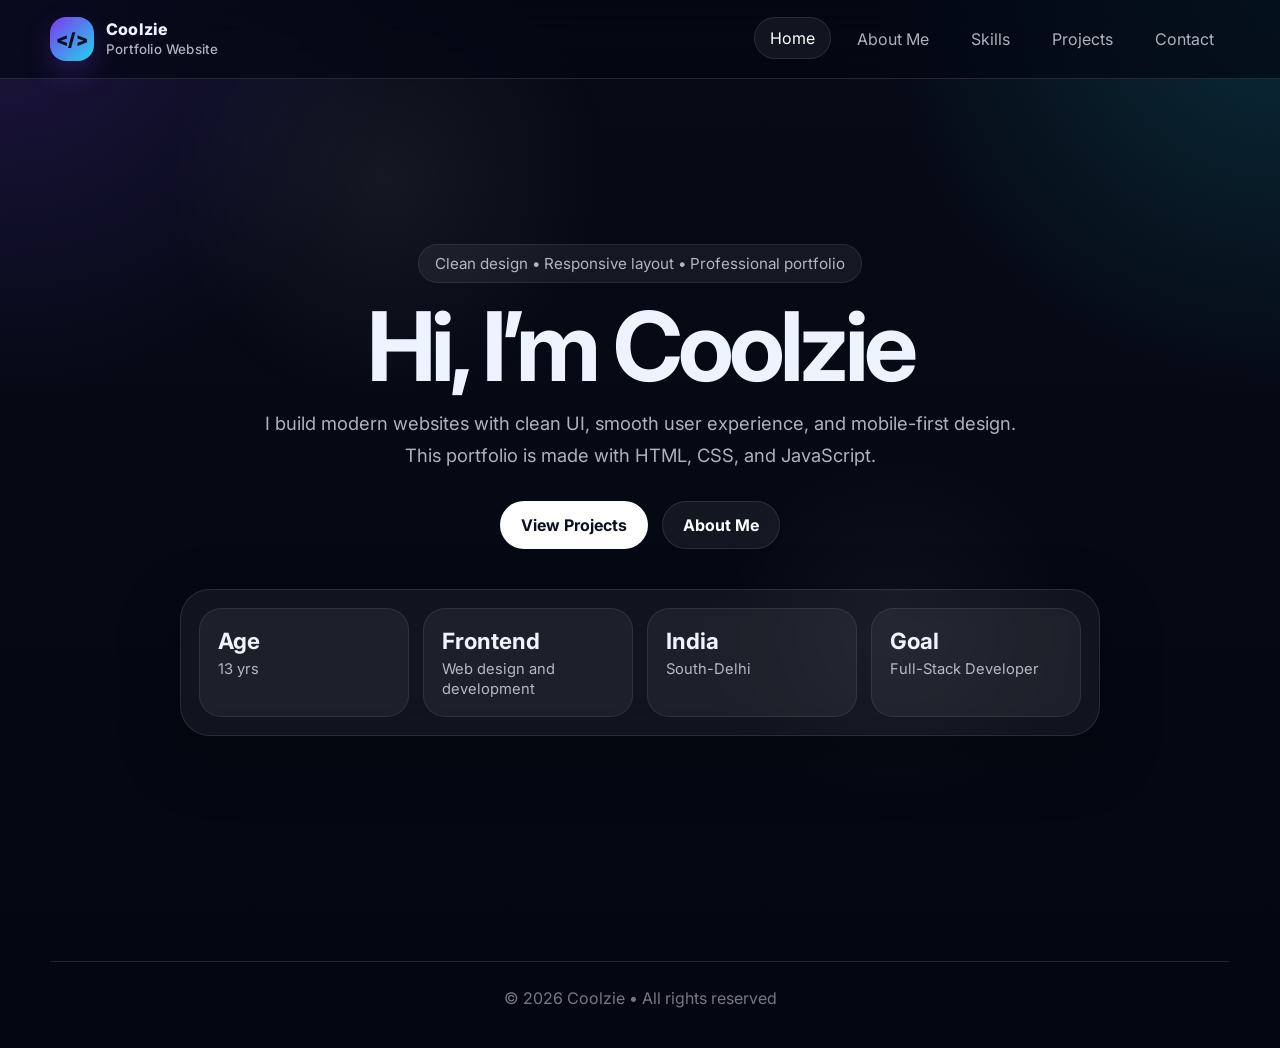
<file: index.html>
<!DOCTYPE html>
<html lang="en">
<head>
  <meta charset="UTF-8" />
  <meta name="viewport" content="width=device-width, initial-scale=1.0" />
  <title>Portfolio | Home</title>
  <link rel="preconnect" href="https://fonts.googleapis.com">
  <link rel="preconnect" href="https://fonts.gstatic.com" crossorigin>
  <link href="https://fonts.googleapis.com/css2?family=Inter:wght@400;500;600;700;800;900&display=swap" rel="stylesheet">
  <link rel="stylesheet" href="style.css" />
</head>
<body class="home-page" data-page="index">
  <header>
    <div class="navbar">
      <!-- Synced Upgraded Interactive Logo Section -->
      <a class="brand" href="#" id="interactive-logo" onclick="return false;">
        <div class="brand-mark-custom">
          <span class="bracket">&lt;/</span>
          
          <span class="bracket">&gt;</span>
        </div>
        <div class="brand-text">
          <span>Coolzie</span>
          <small>Portfolio Website</small>
        </div>
        <!-- Speech Bubble Popup -->
        <div class="speech-bubble" id="logo-popup">What's up! 👋</div>
      </a>

      <nav class="nav-links">
        <a data-nav href="index.html">Home</a>
        <a data-nav href="about.html">About Me</a>
        <a data-nav href="skills.html">Skills</a>
        <a data-nav href="projects.html">Projects</a>
        <a data-nav href="contact.html">Contact</a>
      </nav>

      <button class="menu-btn" aria-label="Open menu">☰</button>
    </div>
    <div class="mobile-nav">
      <a data-nav href="index.html">Home</a>
      <a data-nav href="about.html">About Me</a>
      <a data-nav href="skills.html">Skills</a>
      <a data-nav href="projects.html">Projects</a>
      <a data-nav href="contact.html">Contact</a>
    </div>
  </header>

  <main>
    <section class="hero">
      <div class="container hero-inner fade-up">
        <span class="pill">Clean design • Responsive layout • Professional portfolio</span>
        <h1>Hi, I’m Coolzie</h1>
        <p>
          I build modern websites with clean UI, smooth user experience, and mobile-first design.
          This portfolio is made with HTML, CSS, and JavaScript.
        </p>

        <div class="hero-actions">
          <a class="btn btn-primary" href="projects.html">View Projects</a>
          <a class="btn btn-secondary" href="about.html">About Me</a>
        </div>

        <div class="hero-panel card">
          <div class="stats">
            <div class="stat">
              <strong>Age</strong>
              <span>13 yrs</span>
            </div>
            <div class="stat">
              <strong>Frontend</strong>
              <span>Web design and development</span>
            </div>
            <div class="stat">
              <strong>India</strong>
              <span>South-Delhi</span>
            </div>
            <div class="stat">
              <strong>Goal</strong>
              <span>Full-Stack Developer</span>
            </div>
          </div>
        </div>
      </div>
    </section>
  </main>

  <footer>© 2026 Coolzie • All rights reserved</footer>

  <script src="script.js"></script>
</body>
</html>
</file>
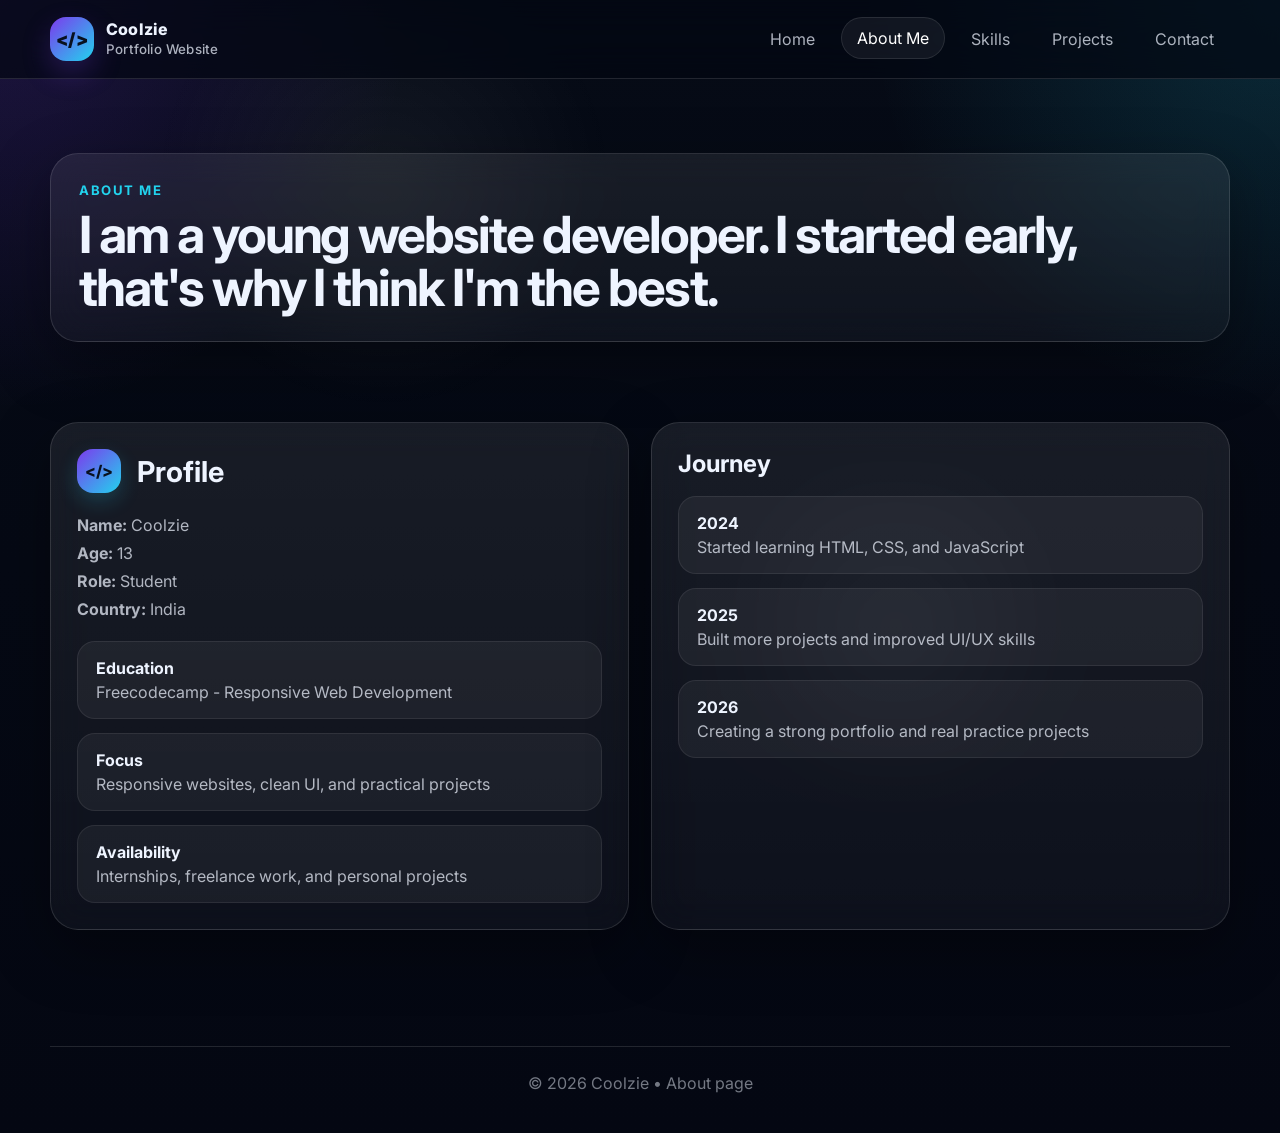
<file: about.html>
<!DOCTYPE html>
<html lang="en">
<head>
  <meta charset="UTF-8" />
  <meta name="viewport" content="width=device-width, initial-scale=1.0" />
  <title>Portfolio | About Me</title>
  <link rel="preconnect" href="https://fonts.googleapis.com">
  <link rel="preconnect" href="https://fonts.gstatic.com" crossorigin>
  <link href="https://fonts.googleapis.com/css2?family=Inter:wght@400;500;600;700;800;900&display=swap" rel="stylesheet">
  <link rel="stylesheet" href="style.css" />
</head>
<body class="about-page" data-page="about">
  <header>
    <div class="navbar">
      <!-- Upgraded Interactive Logo Section -->
      <a class="brand" href="#" id="interactive-logo" onclick="return false;">
        <div class="brand-mark-custom">
          <span class="bracket">&lt;/</span>
          
          <span class="bracket">&gt;</span>
        </div>
        <div class="brand-text">
          <span>Coolzie</span>
          <small>Portfolio Website</small>
        </div>
        <!-- Speech Bubble Popup -->
        <div class="speech-bubble" id="logo-popup">What's up! 👋</div>
      </a>

      <nav class="nav-links">
        <a data-nav href="index.html">Home</a>
        <a data-nav href="about.html" class="active">About Me</a>
        <a data-nav href="skills.html">Skills</a>
        <a data-nav href="projects.html">Projects</a>
        <a data-nav href="contact.html">Contact</a>
      </nav>

      <button class="menu-btn" aria-label="Open menu">☰</button>
    </div>
    <div class="mobile-nav">
      <a data-nav href="index.html">Home</a>
      <a data-nav href="about.html">About Me</a>
      <a data-nav href="skills.html">Skills</a>
      <a data-nav href="projects.html">Projects</a>
      <a data-nav href="contact.html">Contact</a>
    </div>
  </header>

  <main class="container">
    <section class="page-hero">
      <div class="card fade-up">
        <p class="page-kicker">About me</p>
        <h1 class="page-title">I am a young website developer. I started early, that's why I think I'm the best.</h1>
      </div>
    </section>

    <section class="section-sm">
      <div class="about-grid grid-2">
        
        <!-- Fixed HTML Bug Here (Removed premature closing div) -->
        <div class="card profile-box fade-up animation-delay-1">
          <div class="profile-header">
            <div class="avatar-custom">&lt;/&gt;</div>
            <h2>Profile</h2>
          </div>
          <p class="page-copy">
            <strong>Name:</strong> Coolzie<br>
            <strong>Age:</strong> 13<br>
            <strong>Role:</strong> Student<br>
            <strong>Country:</strong> India
          </p>
          <div class="info-list">
            <div class="info-row">
              <strong>Education</strong>
              <span>Freecodecamp - Responsive Web Development</span>
            </div>
            <div class="info-row">
              <strong>Focus</strong>
              <span>Responsive websites, clean UI, and practical projects</span>
            </div>
            <div class="info-row">
              <strong>Availability</strong>
              <span>Internships, freelance work, and personal projects</span>
            </div>
          </div>
        </div>

        <div class="card profile-box fade-up animation-delay-2">
          <h2>Journey</h2>
          <div class="info-list">
            <div class="info-row">
              <strong>2024</strong>
              <span>Started learning HTML, CSS, and JavaScript</span>
            </div>
            <div class="info-row">
              <strong>2025</strong>
              <span>Built more projects and improved UI/UX skills</span>
            </div>
            <div class="info-row">
              <strong>2026</strong>
              <span>Creating a strong portfolio and real practice projects</span>
            </div>
          </div>
        </div>

      </div>
    </section>
  </main>

  <footer>© 2026 Coolzie • About page</footer>
  <script src="script.js"></script>
</body>
</html>
</file>
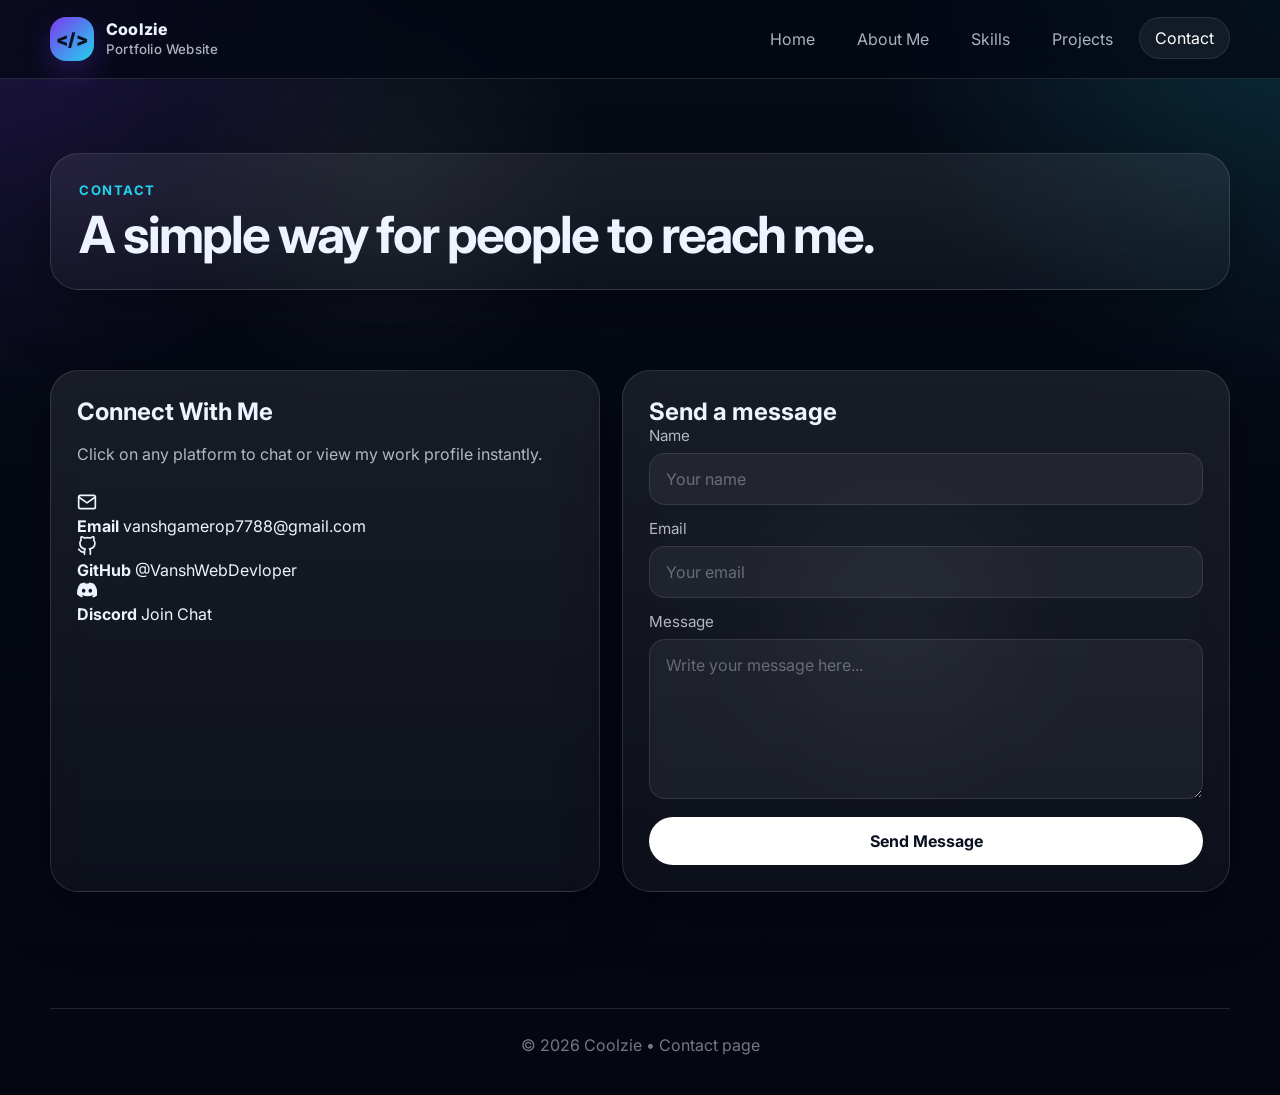
<file: contact.html>
<!DOCTYPE html>
<html lang="en">
<head>
  <meta charset="UTF-8" />
  <meta name="viewport" content="width=device-width, initial-scale=1.0" />
  <title>Portfolio | Contact</title>
  <link rel="preconnect" href="https://fonts.googleapis.com">
  <link rel="preconnect" href="https://fonts.gstatic.com" crossorigin>
  <link href="https://fonts.googleapis.com/css2?family=Inter:wght@400;500;600;700;800;900&display=swap" rel="stylesheet">
  <link rel="stylesheet" href="style.css" />
</head>
<body class="contact-page" data-page="contact">
  <header>
    <div class="navbar">
      <a class="brand" href="#" id="interactive-logo" onclick="return false;">
        <div class="brand-mark-custom">
          <span class="bracket">&lt;/</span>
          
          <span class="bracket">&gt;</span>
        </div>
        <div class="brand-text">
          <span>Coolzie</span>
          <small>Portfolio Website</small>
        </div>
        <div class="speech-bubble" id="logo-popup">What's up! 👋</div>
      </a>

      <nav class="nav-links">
        <a data-nav href="index.html">Home</a>
        <a data-nav href="about.html">About Me</a>
        <a data-nav href="skills.html">Skills</a>
        <a data-nav href="projects.html">Projects</a>
        <a data-nav href="contact.html" class="active">Contact</a>
      </nav>

      <button class="menu-btn" aria-label="Open menu">☰</button>
    </div>
    <div class="mobile-nav">
      <a data-nav href="index.html">Home</a>
      <a data-nav href="about.html">About Me</a>
      <a data-nav href="skills.html">Skills</a>
      <a data-nav href="projects.html">Projects</a>
      <a data-nav href="contact.html">Contact</a>
    </div>
  </header>

  <main class="container">
    <section class="page-hero">
      <div class="card fade-up">
        <p class="page-kicker">Contact</p>
        <h1 class="page-title">A simple way for people to reach me.</h1>
      </div>
    </section>

    <section class="section-sm">
      <div class="contact-wrap">
        <div class="card contact-box fade-up animation-delay-1">
          <h2>Connect With Me</h2>
          <p class="page-copy" style="margin-bottom: 24px;">Click on any platform to chat or view my work profile instantly.</p>
          
          <div class="social-connect-grid">
            <a href="mailto:vanshgamerop7788@gmail.com" class="social-badge mail-badge" title="Send an Email">
              <div class="badge-icon">
                <svg width="20" height="20" viewBox="0 0 24 24" fill="none" stroke="currentColor" stroke-width="2" stroke-linecap="round" stroke-linejoin="round"><path d="M4 4h16c1.1 0 2 .9 2 2v12c0 1.1-.9 2-2 2H4c-1.1 0-2-.9-2-2V6c0-1.1.9-2 2-2z"></path><polyline points="22,6 12,13 2,6"></polyline></svg>
              </div>
              <div class="badge-info">
                <strong>Email</strong>
                <span>vanshgamerop7788@gmail.com</span>
              </div>
            </a>

            <a href="https://github.com/VanshWebDevloper" target="_blank" class="social-badge github-badge" title="View GitHub Profile">
              <div class="badge-icon">
                <svg width="20" height="20" viewBox="0 0 24 24" fill="none" stroke="currentColor" stroke-width="2" stroke-linecap="round" stroke-linejoin="round"><path d="M9 19c-5 1.5-5-2.5-7-3m14 6v-3.87a3.37 3.37 0 0 0-.94-2.61c3.14-.35 6.44-1.54 6.44-7A5.44 5.44 0 0 0 20 4.77 5.07 5.07 0 0 0 19.91 1S18.73.65 16 2.48a13.38 13.38 0 0 0-7 0C6.27.65 5.09 1 5.09 1A5.07 5.07 0 0 0 5 4.77a5.44 5.44 0 0 0-1.5 3.78c0 5.42 3.3 6.61 6.44 7A3.37 3.37 0 0 0 9 18.13V22"></path></svg>
              </div>
              <div class="badge-info">
                <strong>GitHub</strong>
                <span>@VanshWebDevloper</span>
              </div>
            </a>

            <a href="https://discord.com" target="_blank" class="social-badge discord-badge" title="Connect on Discord">
              <div class="badge-icon">
                <svg width="20" height="20" viewBox="0 0 127.14 96.36" fill="currentColor"><path d="M107.7,8.07A105.15,105.15,0,0,0,77.26,0a77.19,77.19,0,0,0-3.3,6.83A96.67,96.67,0,0,0,53.22,6.83,77.19,77.19,0,0,0,49.88,0,105.15,105.15,0,0,0,19.44,8.07C3.66,31.58-1.86,54.65,1,77.53A105.73,105.73,0,0,0,32,96.36a74.37,74.37,0,0,0,6.73-11A68.21,68.21,0,0,1,28.2,80.12c.91-.67,1.81-1.37,2.67-2.1a75.22,75.22,0,0,0,72.47,0c.87.73,1.76,1.43,2.67,2.1a67.87,67.87,0,0,1-10.59,5.28,74.34,74.34,0,0,0,6.74,11,105.51,105.51,0,0,0,31.05-18.83C129.66,50.31,123.6,27.52,107.7,8.07ZM42.45,65.69C36.18,65.69,31,60,31,53S36.18,40.36,42.45,40.36,53.88,46,53.7,53,48.72,65.69,42.45,65.69Zm42.24,0C78.41,65.69,73.24,60,73.24,53S78.41,40.36,84.69,40.36,96.12,46,95.94,53,91,65.69,84.69,65.69Z"/></svg>
              </div>
              <div class="badge-info">
                <strong>Discord</strong>
                <span>Join Chat</span>
              </div>
            </a>
          </div>
        </div>

        <div class="card contact-box fade-up animation-delay-2">
          <h2>Send a message</h2>
          <form>
            <div>
              <label for="name">Name</label>
              <input id="name" type="text" placeholder="Your name" />
            </div>

            <div>
              <label for="email">Email</label>
              <input id="email" type="email" placeholder="Your email" />
            </div>

            <div>
              <label for="message">Message</label>
              <textarea id="message" placeholder="Write your message here..."></textarea>
            </div>

            <button class="btn btn-primary" type="button">Send Message</button>
          </form>
        </div>
      </div>
    </section>
  </main>

  <footer>© 2026 Coolzie • Contact page</footer>
  <script src="script.js"></script>
</body>
</html>
</file>
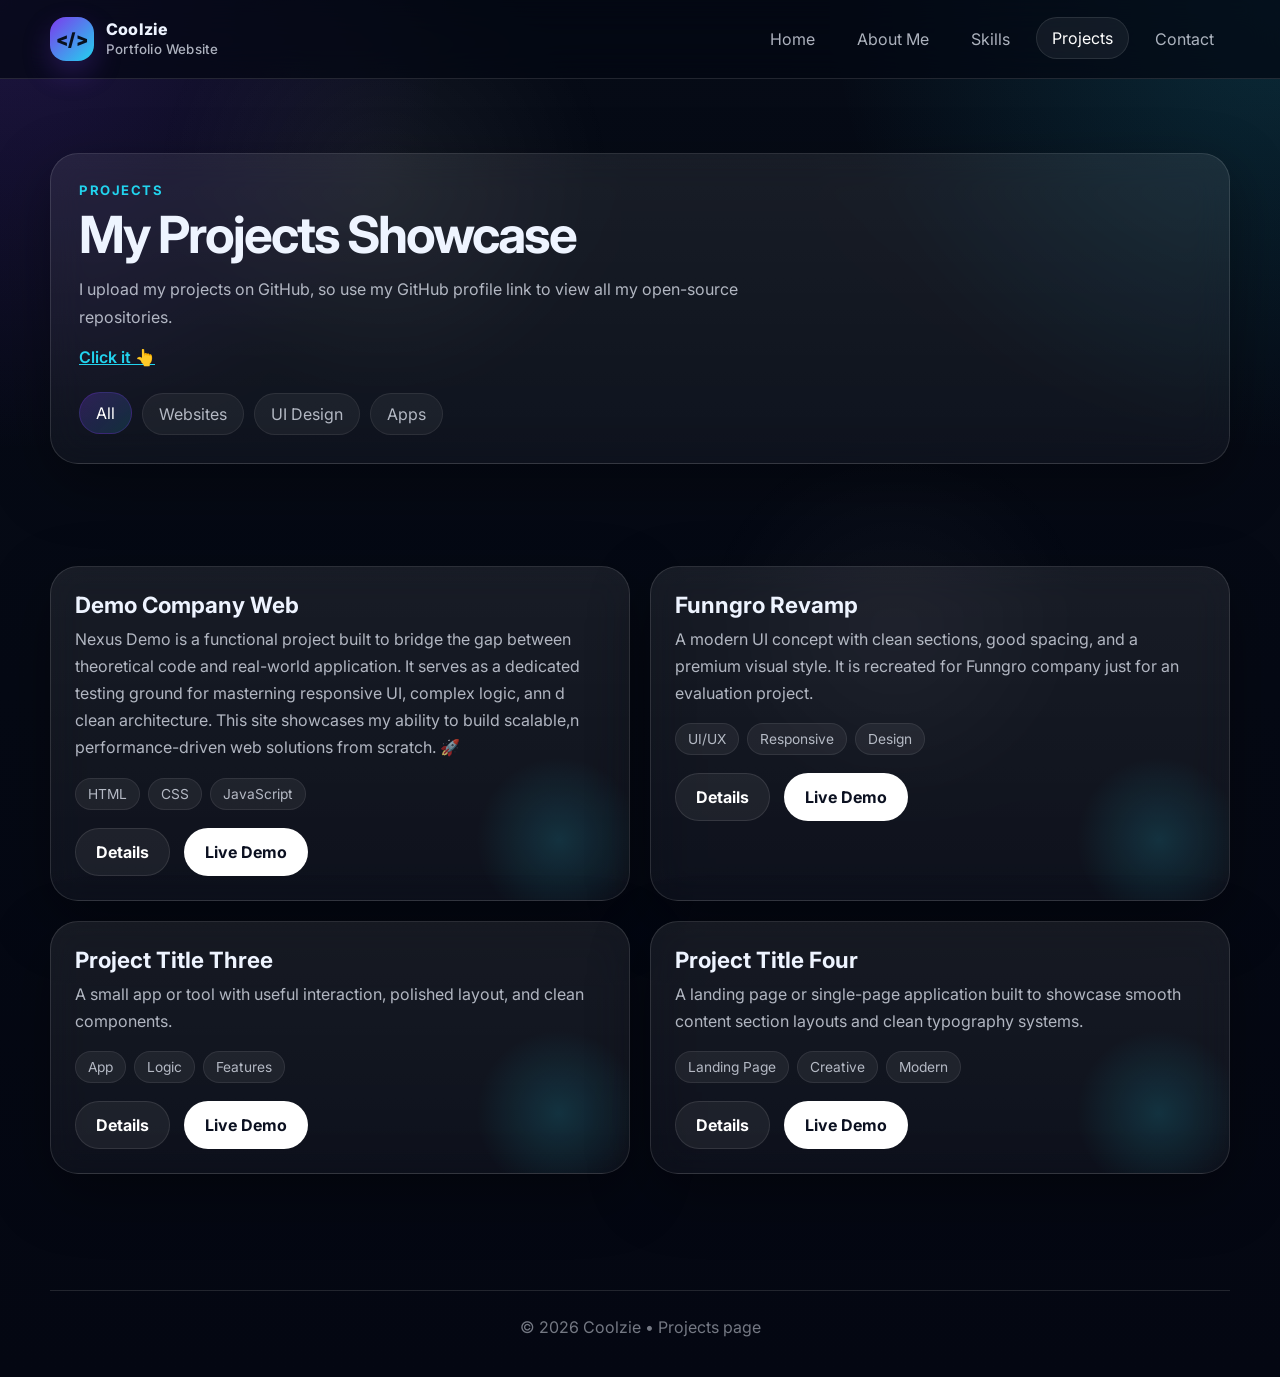
<file: projects.html>
<!DOCTYPE html>
<html lang="en">
<head>
  <meta charset="UTF-8" />
  <meta name="viewport" content="width=device-width, initial-scale=1.0" />
  <title>Portfolio | Projects</title>
  <link rel="preconnect" href="https://fonts.googleapis.com">
  <link rel="preconnect" href="https://fonts.gstatic.com" crossorigin>
  <link href="https://fonts.googleapis.com/css2?family=Inter:wght@400;500;600;700;800;900&display=swap" rel="stylesheet">
  <link rel="stylesheet" href="style.css" />
</head>
<body class="projects-page" data-page="projects">
  <header>
    <div class="navbar">
      <a class="brand" href="#" id="interactive-logo" onclick="return false;">
        <div class="brand-mark-custom">
          <span class="bracket">&lt;/</span>
          
          <span class="bracket">&gt;</span>
        </div>
        <div class="brand-text">
          <span>Coolzie</span>
          <small>Portfolio Website</small>
        </div>
        <div class="speech-bubble" id="logo-popup">What's up! 👋</div>
      </a>

      <nav class="nav-links">
        <a data-nav href="index.html">Home</a>
        <a data-nav href="about.html">About Me</a>
        <a data-nav href="skills.html">Skills</a>
        <a data-nav href="projects.html">Projects</a>
        <a data-nav href="contact.html">Contact</a>
      </nav>

      <button class="menu-btn" aria-label="Open menu">☰</button>
    </div>
    <div class="mobile-nav">
      <a data-nav href="index.html">Home</a>
      <a data-nav href="about.html">About Me</a>
      <a data-nav href="skills.html">Skills</a>
      <a data-nav href="projects.html">Projects</a>
      <a data-nav href="contact.html">Contact</a>
    </div>
  </header>

  <main class="container">
    <section class="page-hero">
      <div class="card fade-up">
        <p class="page-kicker">Projects</p>
        <h1 class="page-title">My Projects Showcase</h1>
        <div class="page-copy">
          <p>I upload my projects on GitHub, so use my GitHub profile link to view all my open-source repositories.</p>
          <div style="margin-top: 12px;">
            <a href="https://github.com/VanshWebDevloper" target="_blank" style="font-weight: 600; color: #22d3ee; text-decoration: underline;">
              Click it 👆
            </a>
          </div>
        </div>
 
        <div class="filters">
          <button class="filter-btn active" data-filter="all">All</button>
          <button class="filter-btn" data-filter="website">Websites</button>
          <button class="filter-btn" data-filter="ui">UI Design</button>
          <button class="filter-btn" data-filter="app">Apps</button >
        </div>
      </div>
    </section>

    <section class="section-sm">
      <div class="projects-grid">
        <article class="card project-card fade-up" data-project data-category="website">
          <h3>Demo Company Web</h3>
          <p>
            Nexus Demo is a functional project built to bridge the gap between theoretical code and real-world application. It serves as a dedicated testing ground for masterning responsive UI, complex logic, ann d clean architecture. This site showcases my ability to build scalable,n performance-driven web solutions from scratch. 🚀
          </p>
          <div class="tags">
            <span class="tag">HTML</span>
            <span class="tag">CSS</span>
            <span class="tag">JavaScript</span>
          </div>
          <div class="hero-actions" style="justify-content:flex-start; margin-top:18px;">
            <button class="btn btn-secondary" data-open-modal data-title="Demo Company Web" data-desc="A fully interactive business template built to experiment with modular CSS components, grid systems, and multi-device navigation structures.">Details</button>
            <a href="https://vanshwebdevloper.github.io/Website-sample/" target="_blank" class="btn btn-primary">Live Demo</a>
          </div>
        </article>

        <article class="card project-card fade-up" data-project data-category="ui">
          <h3>Funngro Revamp</h3>
          <p>
            A modern UI concept with clean sections, good spacing, and a premium visual style.
            It is recreated for Funngro company just for an evaluation project.
          </p>
          <div class="tags">
            <span class="tag">UI/UX</span>
            <span class="tag">Responsive</span>
            <span class="tag">Design</span>
          </div>
          <div class="hero-actions" style="justify-content:flex-start; margin-top:18px;">
            <button class="btn btn-secondary" data-open-modal data-title="Funngro Revamp" data-desc="This UI evaluation showcase focuses entirely onn  enhancing micro-interactions, layout alignment, typography contrast, and aesthetic neon dark themes.">Details</button>
            <a href="https://vanshwebdevloper.github.io/Funngro-Revamp/" target="_blank" class="btn btn-primary">Live Demo</a>
          </div>
        </article>

        <article class="card project-card fade-up" data-project data-category="app">
          <h3>Project Title Three</h3>
          <p>
            A small app or tool with useful interaction, polished layout, and clean components.
          </p>
          <div class="tags">
            <span class="tag">App</span>
            <span class="tag">Logic</span>
            <span class="tag">Features</span>
          </div>
          <div class="hero-actions" style="justify-content:flex-start; margin-top:18px;">
            <button class="btn btn-secondary" data-open-modal data-title="Project Title Three" data-desc="Custom application utility using internal JavaScript states and local triggers for clean component logic rendering.">Details</button>
            <a class="btn btn-primary" href="#">Live Demo</a>
          </div>
        </article>

        <article class="card project-card fade-up" data-project data-category="website">
          <h3>Project Title Four</h3>
          <p>
            A landing page or single-page application built to showcase smooth content section layouts and clean typography systems.
          </p>
          <div class="tags">
            <span class="tag">Landing Page</span>
            <span class="tag">Creative</span>
            <span class="tag">Modern</span>
          </div>
          <div class="hero-actions" style="justify-content:flex-start; margin-top:18px;">
            <button class="btn btn-secondary" data-open-modal data-title="Project Title Four" data-desc="High-performance structural landing layout optimized completely for semantic HTML structural parameters.">Details</button>
            <a class="btn btn-primary" href="#">Live Demo</a>
          </div>
        </article>
      </div>
    </section>
  </main>

  <div class="modal">
    <div class="modal-content">
      <h3 id="modal-title">Project</h3>
      <p id="modal-desc" class="page-copy">Details go here.</p>
      <div class="hero-actions" style="justify-content:flex-start; margin-top:18px;">
        <button class="btn btn-secondary" data-close-modal>Close</button>
      </div>
    </div>
  </div>

  <footer>© 2026 Coolzie • Projects page</footer>
  <script src="script.js"></script>
</body>
</html>
</file>
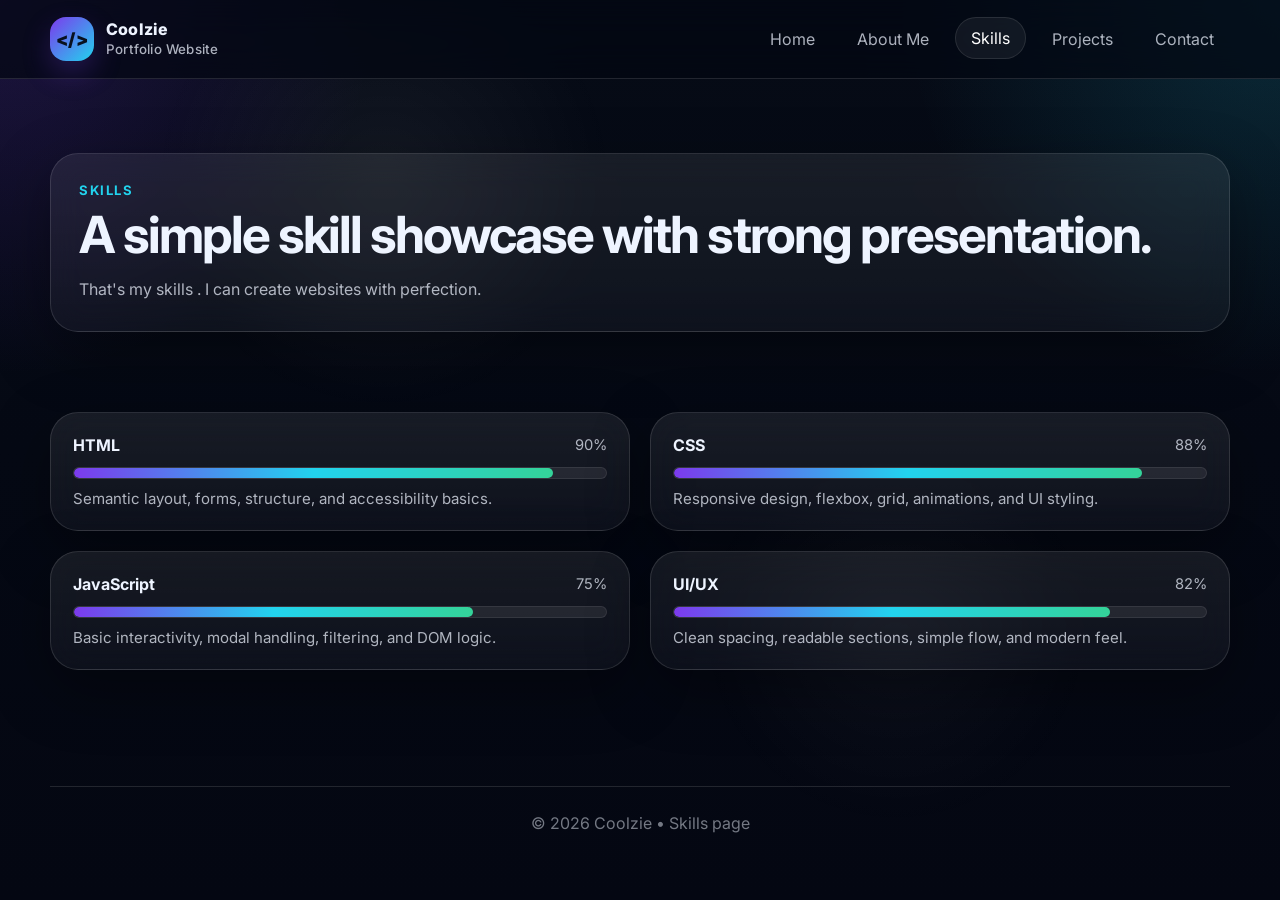
<file: skills.html>
<!DOCTYPE html>
<html lang="en">
<head>
  <meta charset="UTF-8" />
  <meta name="viewport" content="width=device-width, initial-scale=1.0" />
  <title>Portfolio | Skills</title>
  <link rel="preconnect" href="https://fonts.googleapis.com">
  <link rel="preconnect" href="https://fonts.gstatic.com" crossorigin>
  <link href="https://fonts.googleapis.com/css2?family=Inter:wght@400;500;600;700;800;900&display=swap" rel="stylesheet">
  <link rel="stylesheet" href="style.css" />
</head>
<body class="skills-page" data-page="skills">
  <header>
    <div class="navbar">
      <a class="brand" href="#" id="interactive-logo" onclick="return false;">
        <div class="brand-mark-custom">
          <span class="bracket">&lt;/</span>
          
          <span class="bracket">&gt;</span>
        </div>
        <div class="brand-text">
          <span>Coolzie</span>
          <small>Portfolio Website</small>
        </div>
        <div class="speech-bubble" id="logo-popup">What's up! 👋</div>
      </a>

      <nav class="nav-links">
        <a data-nav href="index.html">Home</a>
        <a data-nav href="about.html">About Me</a>
        <a data-nav href="skills.html">Skills</a>
        <a data-nav href="projects.html">Projects</a>
        <a data-nav href="contact.html">Contact</a>
      </nav>

      <button class="menu-btn" aria-label="Open menu">☰</button>
    </div>
    <div class="mobile-nav">
      <a data-nav href="index.html">Home</a>
      <a data-nav href="about.html">About Me</a>
      <a data-nav href="skills.html">Skills</a>
      <a data-nav href="projects.html">Projects</a>
      <a data-nav href="contact.html">Contact</a>
    </div>
  </header>

  <main class="container">
    <section class="page-hero">
      <div class="card fade-up">
        <p class="page-kicker">Skills</p>
        <h1 class="page-title">A simple skill showcase with strong presentation.</h1>
        <p class="page-copy">
          That's my skills . I can create websites with perfection.
        </p>
      </div>
    </section>

    <section class="section-sm">
      <div class="skills-wrap">
        <div class="card skill-card fade-up">
          <div class="skill-head">
            <div class="skill-name">HTML</div>
            <div class="skill-value">90%</div>
          </div>
          <div class="progress"><span data-progress="90"></span></div>
          <div class="skill-note">Semantic layout, forms, structure, and accessibility basics.</div>
        </div>

        <div class="card skill-card fade-up">
          <div class="skill-head">
            <div class="skill-name">CSS</div>
            <div class="skill-value">88%</div>
          </div>
          <div class="progress"><span data-progress="88"></span></div>
          <div class="skill-note">Responsive design, flexbox, grid, animations, and UI styling.</div>
        </div>

        <div class="card skill-card fade-up">
          <div class="skill-head">
            <div class="skill-name">JavaScript</div>
            <div class="skill-value">75%</div>
          </div>
          <div class="progress"><span data-progress="75"></span></div>
          <div class="skill-note">Basic interactivity, modal handling, filtering, and DOM logic.</div>
        </div>

        <div class="card skill-card fade-up">
          <div class="skill-head">
            <div class="skill-name">UI/UX</div>
            <div class="skill-value">82%</div>
          </div>
          <div class="progress"><span data-progress="82"></span></div>
          <div class="skill-note">Clean spacing, readable sections, simple flow, and modern feel.</div>
        </div>
      </div>
    </section>
  </main>

  <footer>© 2026 Coolzie • Skills page</footer>
  <script src="script.js"></script>
</body>
</html>
</file>
<file: style.css>
:root{
  --bg:#060b16;
  --bg2:#0b1220;
  --card:rgba(255,255,255,.07);
  --card2:rgba(255,255,255,.12);
  --text:#eef4ff;
  --muted:rgba(238,244,255,.72);
  --line:rgba(255,255,255,.12);
  --accent:#7c3aed;
  --accent2:#22d3ee;
  --accent3:#34d399;
  --shadow:0 20px 60px rgba(0,0,0,.35);
  --radius:28px;
  --radius2:20px;
  --max:1180px;
}

*{
  box-sizing:border-box;
  margin:0;
  padding:0;
}

html{
  scroll-behavior:smooth;
}

body{
  font-family:Inter,system-ui,-apple-system,BlinkMacSystemFont,"Segoe UI",sans-serif;
  color:var(--text);
  min-height:100vh;
  background:
    radial-gradient(circle at top left, rgba(124,58,237,.20), transparent 24%),
    radial-gradient(circle at top right, rgba(34,211,238,.16), transparent 24%),
    linear-gradient(180deg, var(--bg) 0%, #040712 100%);
  overflow-x:hidden;
}

body::before{
  content:"";
  position:fixed;
  inset:0;
  background:
    radial-gradient(circle at 30% 20%, rgba(255,255,255,.06), transparent 20%),
    radial-gradient(circle at 70% 70%, rgba(255,255,255,.04), transparent 18%);
  pointer-events:none;
  z-index:-1;
}

img{
  max-width:100%;
  display:block;
}

a{
  color:inherit;
  text-decoration:none;
}

button,input,textarea{
  font:inherit;
}

::selection{
  background:rgba(124,58,237,.35);
  color:#fff;
}

.container{
  width:min(var(--max), calc(100% - 32px));
  margin:0 auto;
}

header{
  position:sticky;
  top:0;
  z-index:1000;
  backdrop-filter:blur(18px);
  -webkit-backdrop-filter:blur(18px);
  background:rgba(4,7,18,.72);
  border-bottom:1px solid var(--line);
}

.navbar{
  width:min(var(--max), calc(100% - 32px));
  margin:0 auto;
  min-height:78px;
  display:flex;
  align-items:center;
  justify-content:space-between;
  gap:18px;
}

/* --- Upgraded Interactive Brand Logo Section --- */
.brand {
  position: relative;
  display: flex;
  align-items: center;
  gap: 12px;
  font-weight: 800;
  letter-spacing: .2px;
  cursor: pointer;
  user-select: none;
}

.brand-mark-custom, .avatar-custom {
  width: 44px;
  height: 44px;
  border-radius: 16px;
  display: flex;
  align-items: center;
  justify-content: center;
  background: linear-gradient(135deg, var(--accent), var(--accent2));
  color: #08111f;
  font-family: 'Inter', monospace;
  font-weight: 800;
  position: relative;
  overflow: hidden;
  box-shadow: 0 12px 28px rgba(124,58,237,.25);
  transition: all 0.3s cubic-bezier(0.16, 1, 0.3, 1);
}

.brand-mark-custom .bracket {
  font-size: 18px;
  font-weight: 900;
  transition: transform 0.2s ease;
}

.brand-mark-custom .code-dot {
  width: 4px;
  height: 4px;
  background-color: #08111f;
  border-radius: 50%;
  margin: 0 1px;
}

/* Shine Animation Setup */
@keyframes shineSweep {
  0% { left: -100%; }
  100% { left: 100%; }
}

.brand-mark-custom::before {
  content: '';
  position: absolute;
  top: 0;
  left: -100%;
  width: 60%;
  height: 100%;
  background: linear-gradient(
    90deg,
    rgba(255, 255, 255, 0) 0%,
    rgba(255, 255, 255, 0.5) 50%,
    rgba(255, 255, 255, 0) 100%
  );
  transform: skewX(-25deg);
}

/* Active Class Triggered by JavaScript */
.brand-mark-custom.shine-active::before {
  animation: shineSweep 0.5s ease-out;
}

.brand-mark-custom.shine-active {
  transform: scale(0.92);
  box-shadow: 0 0 30px rgba(34, 211, 238, 0.6);
}

/* Dynamic Interactive Speech Bubble */
.speech-bubble {
  position: absolute;
  top: 54px;
  left: 0;
  background: var(--bg2);
  color: #fff;
  padding: 8px 14px;
  border-radius: 12px;
  font-size: 13px;
  font-weight: 600;
  border: 1px solid var(--line);
  box-shadow: var(--shadow);
  opacity: 0;
  transform: translateY(-8px);
  pointer-events: none;
  transition: all 0.3s cubic-bezier(0.175, 0.885, 0.32, 1.275);
  z-index: 100;
}

.speech-bubble::after {
  content: '';
  position: absolute;
  bottom: 100%;
  left: 18px;
  border-width: 6px;
  border-style: solid;
  border-color: transparent transparent var(--line) transparent;
}

.speech-bubble.show {
  opacity: 1;
  transform: translateY(0);
}

/* Legacy support for other base layout files */
.brand-mark{
  width:44px;
  height:44px;
  border-radius:16px;
  display:grid;
  place-items:center;
  background:linear-gradient(135deg, var(--accent), var(--accent2));
  color:#08111f;
  font-weight:900;
  box-shadow:0 12px 28px rgba(124,58,237,.25);
}

.brand-text{
  display:flex;
  flex-direction:column;
  line-height:1.1;
}

.brand-text small{
  color:var(--muted);
  font-weight:500;
  margin-top:4px;
}

.nav-links{
  display:flex;
  align-items:center;
  gap:10px;
  flex-wrap:wrap;
}

.nav-links a{
  padding:10px 15px;
  border-radius:999px;
  color:var(--muted);
  border:1px solid transparent;
  transition:.25s ease;
}

.nav-links a:hover,
.nav-links a.active{
  color:#fff;
  border-color:rgba(255,255,255,.1);
  background:rgba(255,255,255,.06);
  transform:translateY(-1px);
}

.menu-btn{
  display:none;
  border:none;
  background:rgba(255,255,255,.06);
  color:#fff;
  width:44px;
  height:44px;
  border-radius:14px;
  cursor:pointer;
  border:1px solid rgba(255,255,255,.08);
}

.mobile-nav{
  display:none;
  padding:0 16px 16px;
}

.mobile-nav.open{
  display:block;
}

.mobile-nav a{
  display:block;
  padding:14px 16px;
  border-radius:16px;
  margin-top:10px;
  background:rgba(255,255,255,.05);
  border:1px solid rgba(255,255,255,.08);
  color:var(--muted);
}

.mobile-nav a.active{
  color:#fff;
  background:linear-gradient(135deg, rgba(124,58,237,.25), rgba(34,211,238,.14));
}

main{
  padding-bottom:60px;
}

.section{
  padding:84px 0;
}

.section-sm{
  padding:56px 0;
}

.section-title{
  font-size:clamp(2rem, 4vw, 3.5rem);
  line-height:1.02;
  letter-spacing:-.04em;
}

.section-subtitle{
  margin-top:14px;
  max-width:760px;
  color:var(--muted);
  font-size:1.05rem;
}

.card{
  background:linear-gradient(180deg, rgba(255,255,255,.08), rgba(255,255,255,.04));
  border:1px solid var(--line);
  border-radius:var(--radius);
  box-shadow:var(--shadow);
  backdrop-filter:blur(18px);
  -webkit-backdrop-filter:blur(18px);
  transition: .25s ease;
}

.card:hover{
  transform:translateY(-4px);
}

.btn{
  display:inline-flex;
  align-items:center;
  justify-content:center;
  gap:10px;
  padding:13px 20px;
  border-radius:999px;
  border:1px solid transparent;
  font-weight:700;
  cursor:pointer;
  transition:.25s ease;
}

.btn-primary{
  background:#fff;
  color:#0b1020;
}

.btn-primary:hover{
  transform:translateY(-2px);
  box-shadow:0 18px 36px rgba(255,255,255,.08);
}

.btn-secondary{
  background:rgba(255,255,255,.06);
  color:#fff;
  border-color:rgba(255,255,255,.1);
}

.btn-secondary:hover{
  background:rgba(255,255,255,.10);
  transform:translateY(-2px);
}

.hero{
  min-height:calc(100vh - 78px);
  display:grid;
  place-items:center;
  text-align:center;
  position:relative;
  overflow:hidden;
}

.hero-inner{
  width:min(920px, 100%);
  padding:26px 0;
}

.pill{
  display:inline-flex;
  align-items:center;
  gap:10px;
  padding:9px 16px;
  border-radius:999px;
  background:rgba(255,255,255,.06);
  border:1px solid rgba(255,255,255,.08);
  color:var(--muted);
  font-size:.95rem;
}

.hero h1{
  margin:18px auto 16px;
  font-size:clamp(3rem, 8vw, 6rem);
  line-height:.94;
  letter-spacing:-.05em;
  max-width:12ch;
}

.hero p{
  margin:0 auto;
  max-width:760px;
  color:var(--muted);
  font-size:clamp(1rem, 2vw, 1.15rem);
  line-height:1.75;
}

.hero-actions{
  margin-top:30px;
  display:flex;
  justify-content:center;
  gap:14px;
  flex-wrap:wrap;
}

.hero-panel{
  margin-top:40px;
  padding:18px;
  border-radius:30px;
  border:1px solid rgba(255,255,255,.10);
  background:rgba(255,255,255,.05);
  box-shadow:var(--shadow);
}

.stats{
  display:grid;
  grid-template-columns:repeat(4,1fr);
  gap:14px;
}

.stat{
  padding:18px;
  border-radius:22px;
  background:rgba(255,255,255,.05);
  border:1px solid rgba(255,255,255,.08);
  text-align:left;
}

.stat strong{
  display:block;
  font-size:1.4rem;
  margin-bottom:4px;
}

.stat span{
  color:var(--muted);
  font-size:.92rem;
}

.grid-2{
  display:grid;
  grid-template-columns:repeat(2, minmax(0, 1fr));
  gap:22px;
}

.grid-3{
  display:grid;
  grid-template-columns:repeat(3, minmax(0, 1fr));
  gap:22px;
}

.grid-4{
  display:grid;
  grid-template-columns:repeat(4, minmax(0, 1fr));
  gap:22px;
}

.page-hero{
  padding:74px 0 24px;
}

.page-hero .card{
  padding:28px;
}

.page-kicker{
  color:var(--accent2);
  font-weight:700;
  letter-spacing:.12em;
  text-transform:uppercase;
  font-size:.82rem;
}

.page-title{
  margin-top:10px;
  font-size:clamp(2rem, 4vw, 3.2rem);
  line-height:1.03;
  letter-spacing:-.04em;
}

.page-copy{
  margin-top:14px;
  max-width:740px;
  color:var(--muted);
  line-height:1.75;
}

.profile-box{
  padding:26px;
}

/* --- Profile Box Layout Updates --- */
.profile-header {
  display: flex;
  align-items: center;
  gap: 16px;
  margin-bottom: 18px;
}

.profile-header h2 {
  font-size: 1.8rem;
}

.avatar-custom {
  cursor: default;
  box-shadow: 0 8px 20px rgba(34, 211, 238, 0.2);
}

.avatar{
  width:92px;
  height:92px;
  border-radius:28px;
  display:grid;
  place-items:center;
  background:linear-gradient(135deg, var(--accent), var(--accent2));
  color:#07111f;
  font-size:2rem;
  font-weight:900;
  margin-bottom:18px;
}

.info-list{
  display:grid;
  gap:14px;
  margin-top:18px;
}

.info-row{
  padding:16px 18px;
  border-radius:18px;
  border:1px solid rgba(255,255,255,.08);
  background:rgba(255,255,255,.05);
}

.info-row strong{
  display:block;
  margin-bottom:4px;
}

.info-row span{
  color:var(--muted);
}

.skills-wrap{
  display:grid;
  grid-template-columns:repeat(2, minmax(0, 1fr));
  gap:20px;
}

.skill-card{
  padding:22px;
}

.skill-head{
  display:flex;
  align-items:center;
  justify-content:space-between;
  gap:12px;
  margin-bottom:12px;
}

.skill-name{
  font-weight:700;
}

.skill-value{
  color:var(--muted);
  font-size:.92rem;
}

.progress{
  height:12px;
  border-radius:999px;
  overflow:hidden;
  background:rgba(255,255,255,.08);
  border:1px solid rgba(255,255,255,.08);
}

.progress span{
  display:block;
  height:100%;
  width:0;
  border-radius:inherit;
  background:linear-gradient(90deg, var(--accent), var(--accent2), var(--accent3));
}

.skill-note{
  margin-top:10px;
  color:var(--muted);
  font-size:.94rem;
}

.filters{
  display:flex;
  flex-wrap:wrap;
  gap:10px;
  margin-top:22px;
}

.filter-btn{
  border:none;
  cursor:pointer;
  padding:10px 16px;
  border-radius:999px;
  color:var(--muted);
  background:rgba(255,255,255,.05);
  border:1px solid rgba(255,255,255,.08);
  transition:.22s ease;
}

.filter-btn:hover,
.filter-btn.active{
  color:#fff;
  background:linear-gradient(135deg, rgba(124,58,237,.25), rgba(34,211,238,.14));
  border-color:rgba(124,58,237,.25);
  transform:translateY(-1px);
}

.projects-grid{
  display:grid;
  grid-template-columns:repeat(2, minmax(0, 1fr));
  gap:20px;
  margin-top:22px;
}

.project-card{
  padding:24px;
  position:relative;
  overflow:hidden;
}

.project-card::after{
  content:"";
  position:absolute;
  inset:auto -20px -30px auto;
  width:180px;
  height:180px;
  border-radius:50%;
  background:radial-gradient(circle, rgba(34,211,238,.16), transparent 65%);
  pointer-events:none;
}

.project-card h3{
  font-size:1.4rem;
  margin-bottom:8px;
}

.project-card p{
  color:var(--muted);
  line-height:1.7;
}

.tags{
  display:flex;
  flex-wrap:wrap;
  gap:8px;
  margin-top:16px;
}

.tag{
  padding:7px 12px;
  border-radius:999px;
  background:rgba(255,255,255,.06);
  border:1px solid rgba(255,255,255,.08);
  color:var(--muted);
  font-size:.86rem;
}

.contact-wrap{
  display:grid;
  grid-template-columns:.95fr 1.05fr;
  gap:22px;
}

.contact-box{
  padding:26px;
}

.contact-list{
  display:grid;
  gap:14px;
  margin-top:18px;
}

.contact-item{
  padding:16px 18px;
  border-radius:18px;
  background:rgba(255,255,255,.05);
  border:1px solid rgba(255,255,255,.08);
}

.contact-item strong{
  display:block;
  margin-bottom:4px;
}

.contact-item span{
  color:var(--muted);
}

form{
  display:grid;
  gap:14px;
}

label{
  display:block;
  margin-bottom:8px;
  color:var(--muted);
  font-size:.95rem;
}

input,textarea{
  width:100%;
  padding:15px 16px;
  border-radius:16px;
  border:1px solid rgba(255,255,255,.10);
  background:rgba(255,255,255,.05);
  color:#fff;
  outline:none;
  transition:.2s ease;
}

input::placeholder,textarea::placeholder{
  color:rgba(238,244,255,.35);
}

input:focus,textarea:focus{
  border-color:rgba(34,211,238,.4);
  box-shadow:0 0 0 4px rgba(34,211,238,.10);
}

textarea{
  min-height:160px;
  resize:vertical;
}

footer{
  width:min(var(--max), calc(100% - 32px));
  margin:0 auto;
  padding:26px 0 40px;
  border-top:1px solid var(--line);
  color:rgba(238,244,255,.48);
  text-align:center;
}

.modal{
  position:fixed;
  inset:0;
  display:none;
  align-items:center;
  justify-content:center;
  padding:20px;
  background:rgba(0,0,0,.72);
  backdrop-filter:blur(12px);
  z-index:2000;
}

.modal-content{
  width:min(520px, 100%);
  padding:26px;
  border-radius:28px;
  background:linear-gradient(180deg, rgba(15,23,42,.98), rgba(5,9,20,.99));
  border:1px solid rgba(255,255,255,.12);
  box-shadow:var(--shadow);
}

/* --- Native Intersection Scroll Transitions --- */
.fade-up{
  opacity:0;
  transform:translateY(18px);
  transition: .7s cubic-bezier(0.16, 1, 0.3, 1);
}

.fade-up.visible{
  opacity:1;
  transform:translateY(0);
}

/* Staggered load delays for cards on view trigger */
.animation-delay-1 { transition-delay: 0.15s; }
.animation-delay-2 { transition-delay: 0.3s; }

@media (max-width: 1024px){
  .grid-4,
  .stats,
  .skills-wrap,
  .projects-grid,
  .contact-wrap,
  .grid-3,
  .grid-2{
    grid-template-columns:1fr;
  }

  .navbar{
    flex-wrap:wrap;
  }
}

@media (max-width: 800px){
  .nav-links{
    display:none;
  }

  .menu-btn{
    display:inline-grid;
    place-items:center;
  }

  .hero{
    min-height:auto;
    padding:58px 0 30px;
  }

  .hero h1{
    max-width:none;
  }
}

@media (max-width: 520px){
  .container,
  .navbar,
  footer{
    width:min(100% - 20px, var(--max));
  }

  .section{
#42445A    padding:68px 0;
  }

  .page-hero .card,
  .profile-box,
  .skill-card,
  .project-card,
  .contact-box,
  .modal-content{
    border-radius:22px;
  }

  .hero-actions{
    flex-direction:column;
    align-items:stretch;
  }

  .btn{
    width:100%;
  }
}
</file>
